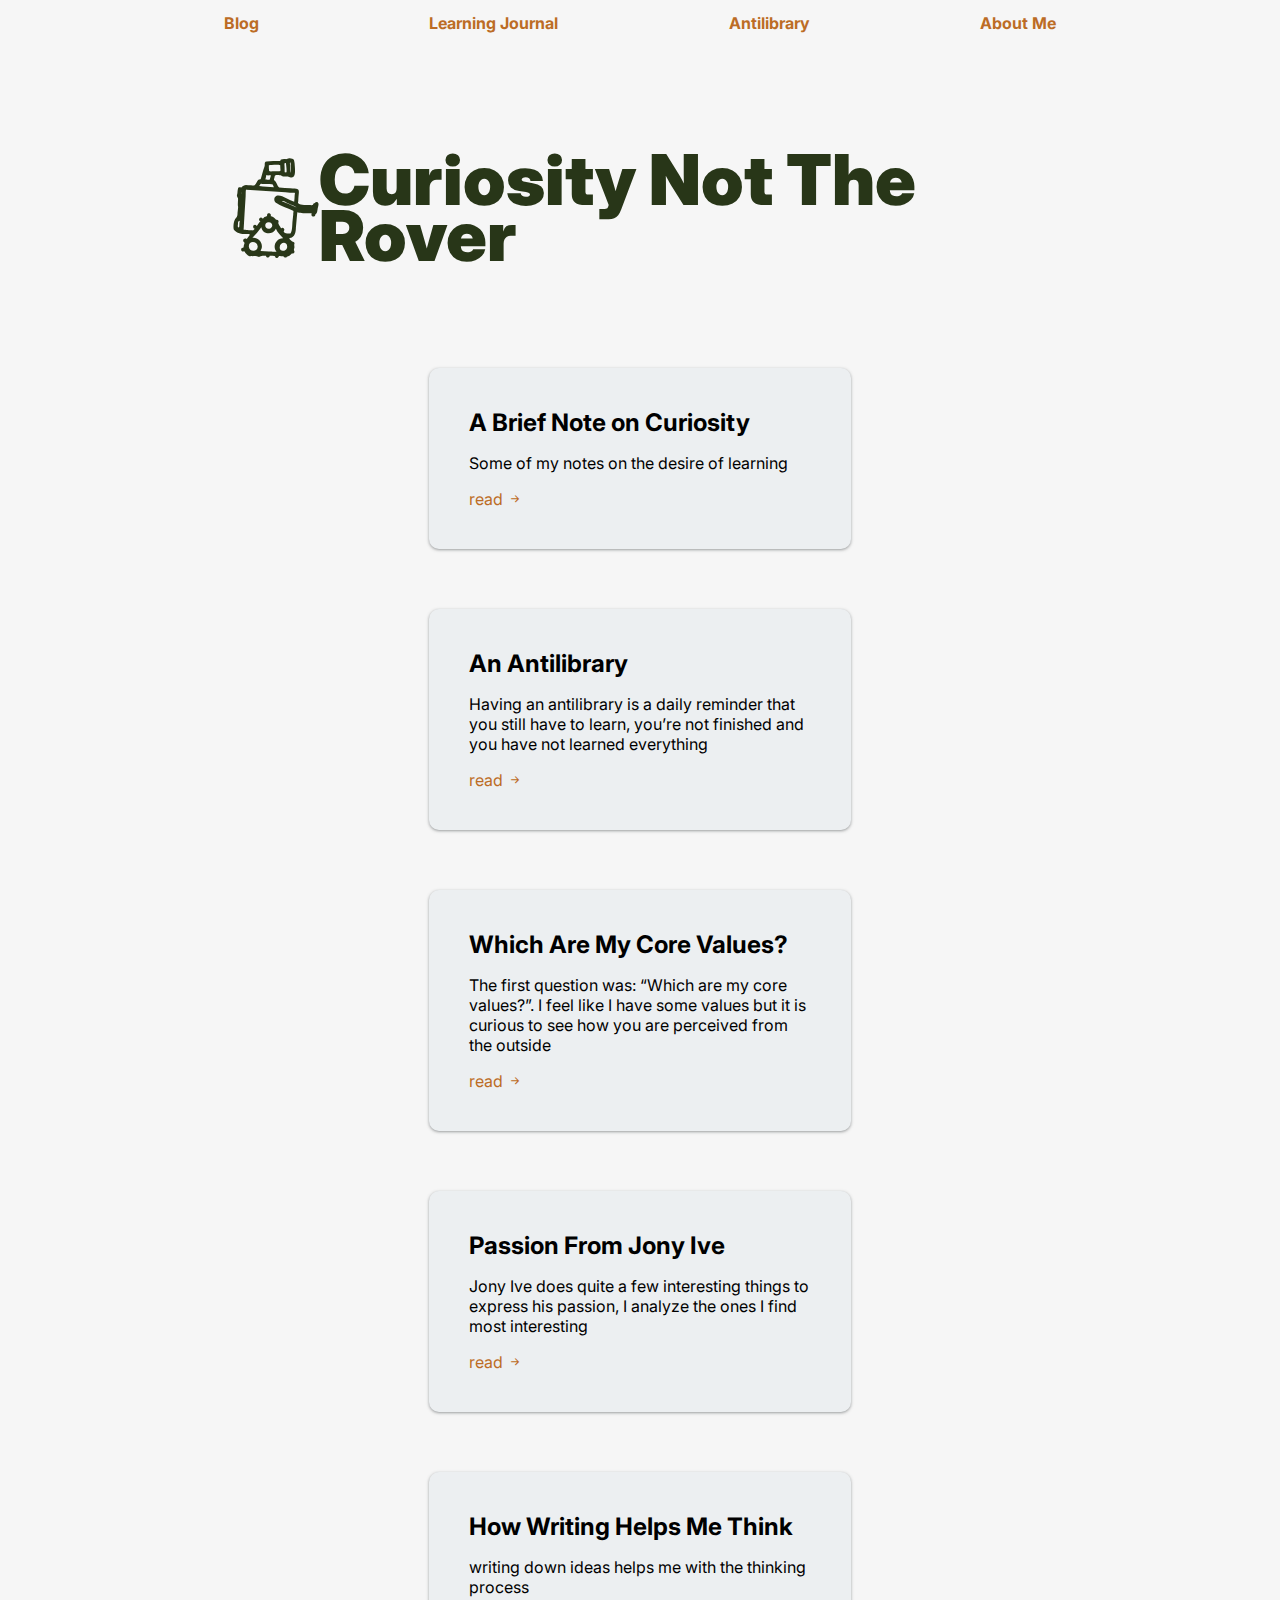
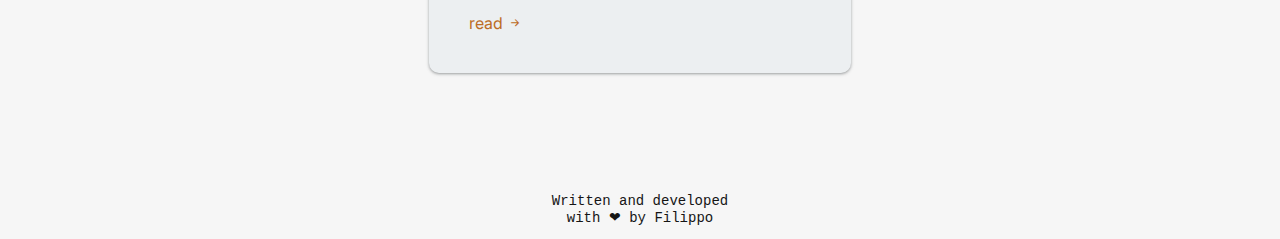
<file: index.html>
<!DOCTYPE html>

<html>

<head>
<!-- Google tag (gtag.js) -->
<script async src="https://www.googletagmanager.com/gtag/js?id=G-QFLF9XNMZB"></script>
<script>
  window.dataLayer = window.dataLayer || [];
  function gtag(){dataLayer.push(arguments);}
  gtag('js', new Date());

  gtag('config', 'G-QFLF9XNMZB');
</script>


  <meta charset="UTF-8">
	<meta name="viewport" content="width=device-width, initial-scale=1">

  <link rel="stylesheet" href="./CSS/stileNav.css">
	<link rel="stylesheet" href="./CSS/stile.css">

  <title>Blog</title>
	<link rel="icon" type="image/x-icon" href="./Media/logo.svg">
</head>


<body>

<div class="main">
    <div class="navbar" id="nav">
    <!--<a href="./">Blog</a>
    <a href="./learningJournal.html">Learning Journal</a>
    <a href="./antilibrary.html">Antilibrary</a>
    <a href="./about.html">About Me</a>
    -->
  </div>
  <div class="title">
		<img class="robotLeft" src="./Media/logoNew.svg" fill="currentColor" width="100px"/>
		Curiosity Not The Rover
		<!--<img class="robotDown" src="./img/robottinoBgreenWave.png"/>-->
	</div>
</div>
<script src="./JS/navbar.js"></script>

<div class="main" id="postscards">
<!--
  <div class="card">    
    <h4><b>
      Milestoning
    </b></h4>
		<p>
      A technique to implement the paradigm of "Preparing in Advance"
    </p>
    <p></p>
		<a id="coming" class="CTA" href="#"></a>
  </div>

  <div class="card">
    <h4><b>
      Preparing In Advance
    </b></h4>
		<p>
      Sharing personal experience
    </p>
    <p></p>
		<a id="coming" class="CTA" href="#"></a>
  </div>

  <div class="card">
    <h4><b>
      An Antilibrary
    </b></h4>
		<p>
      Having an antilibrary is a daily reminder that you still have to learn, you’re not finished and you have not learned everything
    </p>
    <p></p>
		<a id="read" class="CTA" href="Posts/antilibraryArticle.html"></a>
  </div>

  <div class="card">
    <h4><b>
      Which Are My Core Values?
    </b></h4>
		<p>
      The first question was: “Which are my core values?”. I feel like I have some values but it is curious to see how you are perceived from the outside
    </p>
    <p></p>
		<a id="read" class="CTA" href="Posts/whichAreMyCoreValues.html"></a>
  </div>

  <div class="card">
    <h4><b>
      Passion From Jony Ive
    </b></h4>
		<p>
      Jony Ive does quite a few interesting things to express his passion, I analyze the ones I find most interesting
    </p>
    <p></p>
		<a id="read" class="CTA" href="Posts/passionFromJonyIve.html"></a>
  </div>

  <div class="card">
    <h4><b>
      How Writing Helps Me Think
    </b></h4>
		<p>
      writing down ideas helps me with the thinking process
    </p>
    <p></p>
		<a id="read" class="CTA" href="Posts/howWritingHelpsMeThink.html"></a>
  </div>
-->
</div> 
<script src="./JS/posts.js"></script>

<div class="footer">
  <p>Written and developed<br>with &#10084; by Filippo</p>
</div>


</body>
</html>
</file>
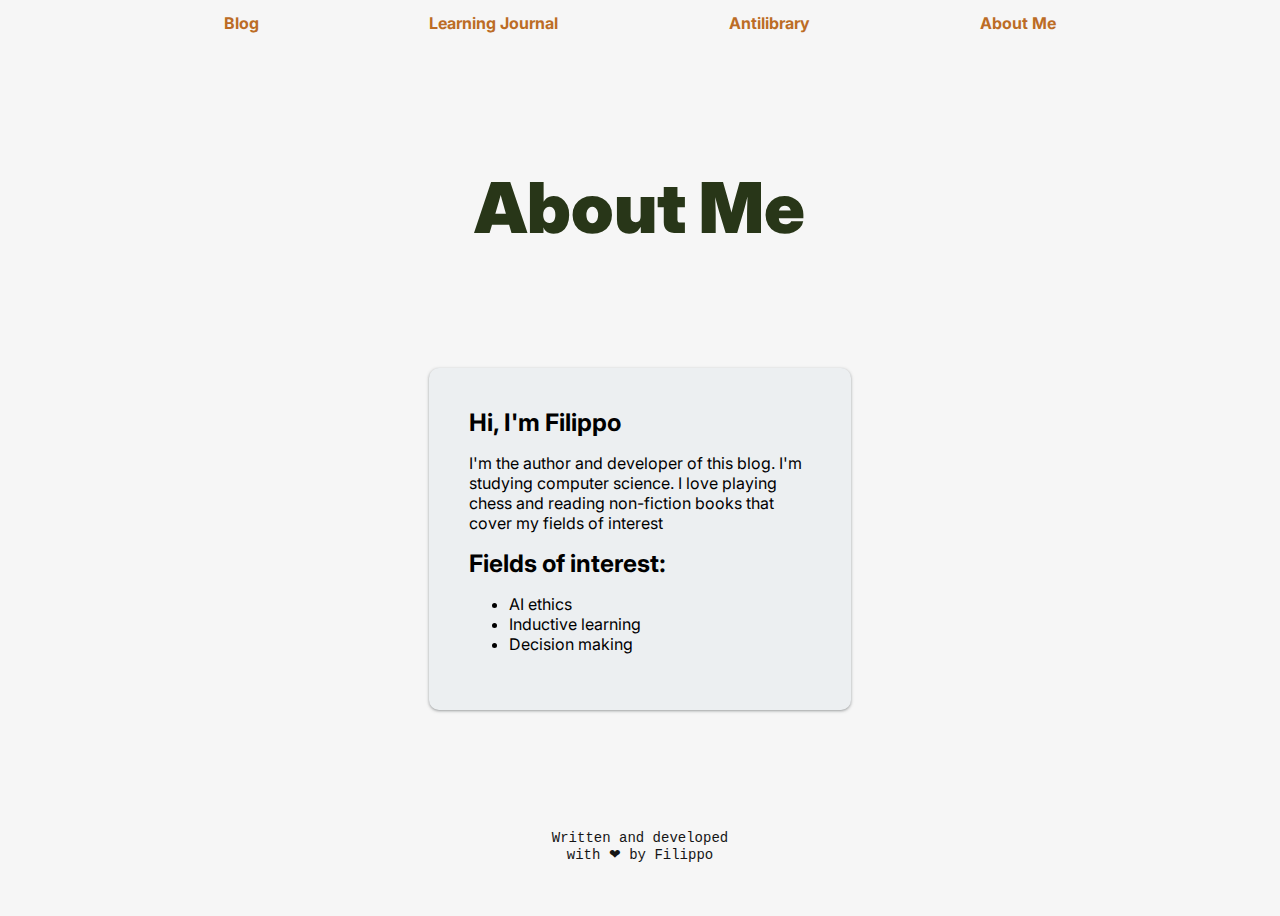
<file: about.html>
<!DOCTYPE html>

<html>

	<head>
		<!-- Google tag (gtag.js) -->
		<script async src="https://www.googletagmanager.com/gtag/js?id=G-QFLF9XNMZB"></script>
		<script>
		window.dataLayer = window.dataLayer || [];
		function gtag(){dataLayer.push(arguments);}
		gtag('js', new Date());

		gtag('config', 'G-QFLF9XNMZB');
		</script>

		<meta charset="UTF-8">
		<meta name="viewport" content="width=device-width, initial-scale=1">
		
		<link rel="stylesheet" href="./CSS/stileNav.css">
		<link rel="stylesheet" href="./CSS/stile.css">
		
		<title>About Me</title>
		<link rel="icon" type="image/x-icon" href="./Media/logo.svg">
	</head>


<body>

	<div class="main">
		<div class="navbar">
			<a href="./">Blog</a>
			<a href="./learningJournal.html">Learning Journal</a>
			<a href="./antilibrary.html">Antilibrary</a>
			<a href="./about.html">About Me</a>
		  </div>
		<div class="title">
			About Me
		</div>
	</div>

	<div class="main">
		<div class="card">
		<h4><b>
			Hi, I'm Filippo
		</b></h4>
		<p>
			I'm the author and developer of this blog. I'm studying computer science. I love playing chess and reading non-fiction books that cover my fields of interest
		</p>
		<p></p>
		<h4><b>
			Fields of interest:
		</b></h4>
		<p>
			<ul>
				<li>AI ethics</li>
				<li>Inductive learning</li>
				<li>Decision making</li>
			</ul>
		</p>
		</div>
	</div>

<div class="footer">
  <p>Written and developed<br>with &#10084; by Filippo</p>
</div>

</body>
</html>
</file>
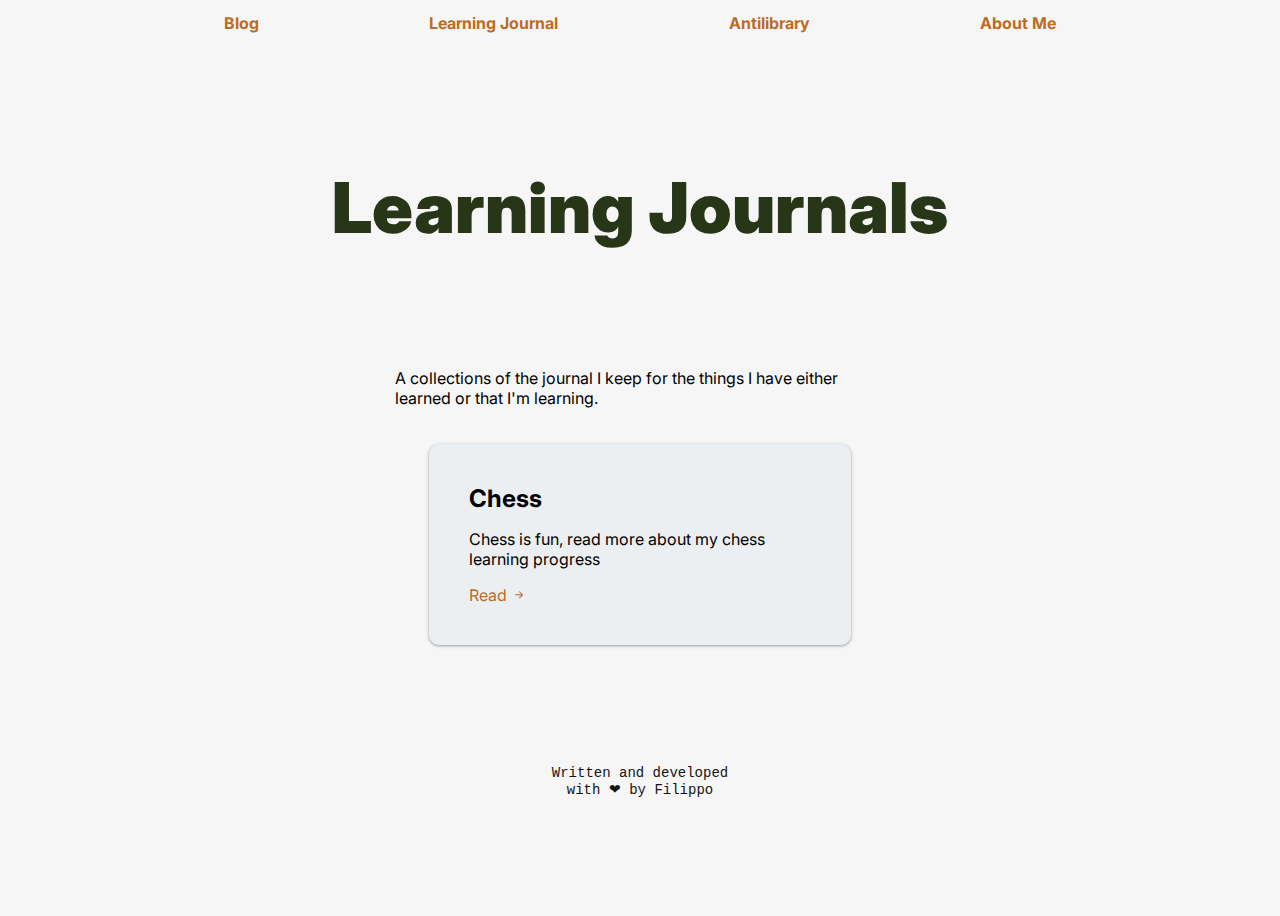
<file: learningJournal.html>
<!DOCTYPE html>

<html>

  <head>
    <!-- Google tag (gtag.js) -->
    <script async src="https://www.googletagmanager.com/gtag/js?id=G-QFLF9XNMZB"></script>
    <script>
      window.dataLayer = window.dataLayer || [];
      function gtag(){dataLayer.push(arguments);}
      gtag('js', new Date());

      gtag('config', 'G-QFLF9XNMZB');
    </script>

    <meta charset="UTF-8">
    <meta name="viewport" content="width=device-width, initial-scale=1">
    
    <link rel="stylesheet" href="./CSS/stileNav.css">
    <link rel="stylesheet" href="./CSS/stile.css">
    
    <title>Learning Journal</title>
    <link rel="icon" type="image/x-icon" href="./Media/logo.svg">
  </head>


<body>

<div class="main">
  <div class="navbar">
    <a href="./">Blog</a>
    <a href="./learningJournal.html">Learning Journal</a>
    <a href="./antilibrary.html">Antilibrary</a>
    <a href="./about.html">About Me</a>
  </div>
  <div class="title">
		Learning Journals
	</div>
</div>

  <div class="description">
    <p>A collections of the journal I keep for the things I have either learned or that I'm learning.</p>
    <br>
  </div>

<div class="main">
  
  <!--
  <div class="card">
    <h4><b>
    Competitive Programming
    </b></h4>
    <p>
    To improve my programming skills
    </p>
    <p></p>
    <a class="read-link" href="#">coming next</a>
  </div>

  <div class="card">
    <h4><b>
    UI/UX
    </b></h4>
    <p>
    To guarantee that the interactions with this blog are smooth
    </p>
    <p></p>
    <a class="read-link" href="#">coming next</a>
  </div>
-->

  <div class="card">
    <h4><b>
    Chess
    </b></h4>
    <p>
    Chess is fun, read more about my chess learning progress
    </p>
    <p></p>
    <a class="read-link" href="./Journals/ChessJournal.html" target="_blank">Read <i class="bi bi-arrow-right-short" fill="currentColor"></i></a>
  </div>

</div>
<!--
	<div class="card">
	<svg xmlns="http://www.w3.org/2000/svg" width="16" height="16" fill="currentColor" class="bi bi-folder" viewBox="0 0 16 16"> <path d="M.54 3.87.5 3a2 2 0 0 1 2-2h3.672a2 2 0 0 1 1.414.586l.828.828A2 2 0 0 0 9.828 3h3.982a2 2 0 0 1 1.992 2.181l-.637 7A2 2 0 0 1 13.174 14H2.826a2 2 0 0 1-1.991-1.819l-.637-7a1.99 1.99 0 0 1 .342-1.31zM2.19 4a1 1 0 0 0-.996 1.09l.637 7a1 1 0 0 0 .995.91h10.348a1 1 0 0 0 .995-.91l.637-7A1 1 0 0 0 13.81 4H2.19zm4.69-1.707A1 1 0 0 0 6.172 2H2.5a1 1 0 0 0-1 .981l.006.139C1.72 3.042 1.95 3 2.19 3h5.396l-.707-.707z"/> </svg>
	<h2>Leetcode</h2>
	<p>
        Coherently with my desire to become a software engineer I'm exercising in coding questions using a platform called leetcode. 
        <a href="#">
          explore (not active yet)
        </a>
        </p>
        </div>
        <div class="card">
	<svg xmlns="http://www.w3.org/2000/svg" width="16" height="16" fill="currentColor" class="bi bi-folder" viewBox="0 0 16 16"> <path d="M.54 3.87.5 3a2 2 0 0 1 2-2h3.672a2 2 0 0 1 1.414.586l.828.828A2 2 0 0 0 9.828 3h3.982a2 2 0 0 1 1.992 2.181l-.637 7A2 2 0 0 1 13.174 14H2.826a2 2 0 0 1-1.991-1.819l-.637-7a1.99 1.99 0 0 1 .342-1.31zM2.19 4a1 1 0 0 0-.996 1.09l.637 7a1 1 0 0 0 .995.91h10.348a1 1 0 0 0 .995-.91l.637-7A1 1 0 0 0 13.81 4H2.19zm4.69-1.707A1 1 0 0 0 6.172 2H2.5a1 1 0 0 0-1 .981l.006.139C1.72 3.042 1.95 3 2.19 3h5.396l-.707-.707z"/> </svg>
	<h2>UI/UX</h2>
	<p>
	People online navigate my blog and the projects I publish. I want the interaction to be smooth and to present my projects in the best way possible. That's why I'm learning basic principles of UI/UX.
        <a href="#">
          explore (not active yet)
        </a>
        </p>
        </div>
</div>
-->

<div class="footer">
  <p>Written and developed<br>with &#10084; by Filippo</p>
</div>


</body>
</html>
</file>
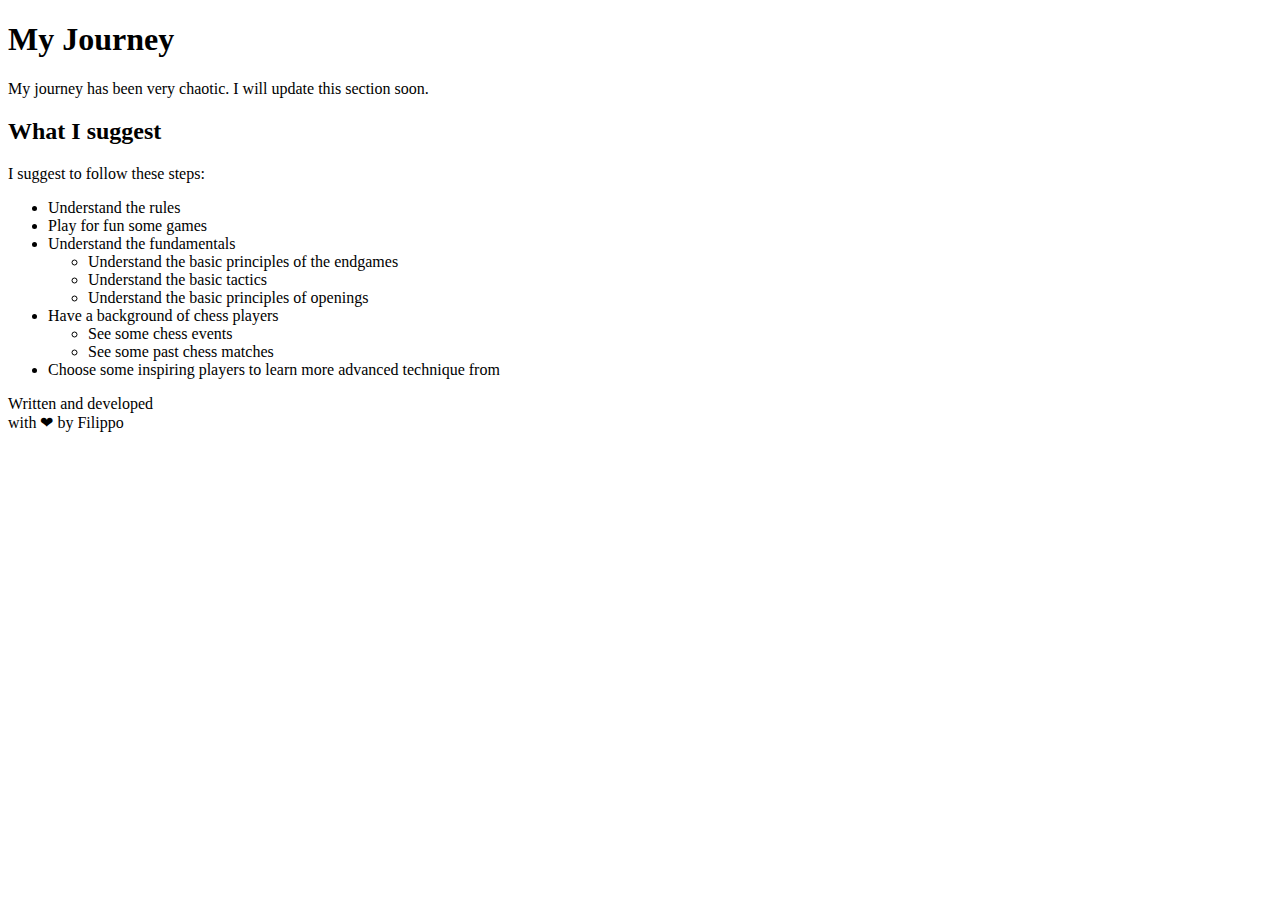
<file: Journals/ChessJournal.html>
<!DOCTYPE html>

<html>

	<head>
        <!-- Google tag (gtag.js) -->
        <script async src="https://www.googletagmanager.com/gtag/js?id=G-QFLF9XNMZB"></script>
        <script>
            window.dataLayer = window.dataLayer || [];
            function gtag(){dataLayer.push(arguments);}
            gtag('js', new Date());

            gtag('config', 'G-QFLF9XNMZB');
        </script>
        
		<meta charset="UTF-8">
		<meta name="viewport" content="width=device-width, initial-scale=1">
	  
		<link rel="stylesheet" href="http://www.curiositynottherover.com/CSS/stileNav.css">
		<link rel="stylesheet" href="http://www.curiositynottherover.com/CSS/stile.css">
	  
		<title>Journal: Chess</title>
		<link rel="icozn" type="image/x-icon" href="http://www.curiositynottherover.com/Media/logo.svg">
	</head>


<body>
    <h1>My Journey</h1>
    My journey has been very chaotic. I will update this section soon.

    <h2>What I suggest</h2>
    I suggest to follow these steps:
    <ul>
        <li>Understand the rules </li>
        <li>Play for fun some games </li>
        <li> Understand the fundamentals</li>
        <ul>
            <li>Understand the basic principles of the endgames</li>
            <li>Understand the basic tactics</li>
            <li>Understand the basic principles of openings</li>
        </ul>
        <li>Have a background of chess players</li>
        <ul>
            <li>See some chess events</li>
            <li>See some past chess matches</li>
        </ul>
        <li>Choose some inspiring players to learn more advanced technique from</li>
    </ul>

<div class="footer">
    <p>Written and developed<br>with &#10084; by Filippo</p>
</div>

</body>
</html>
</file>
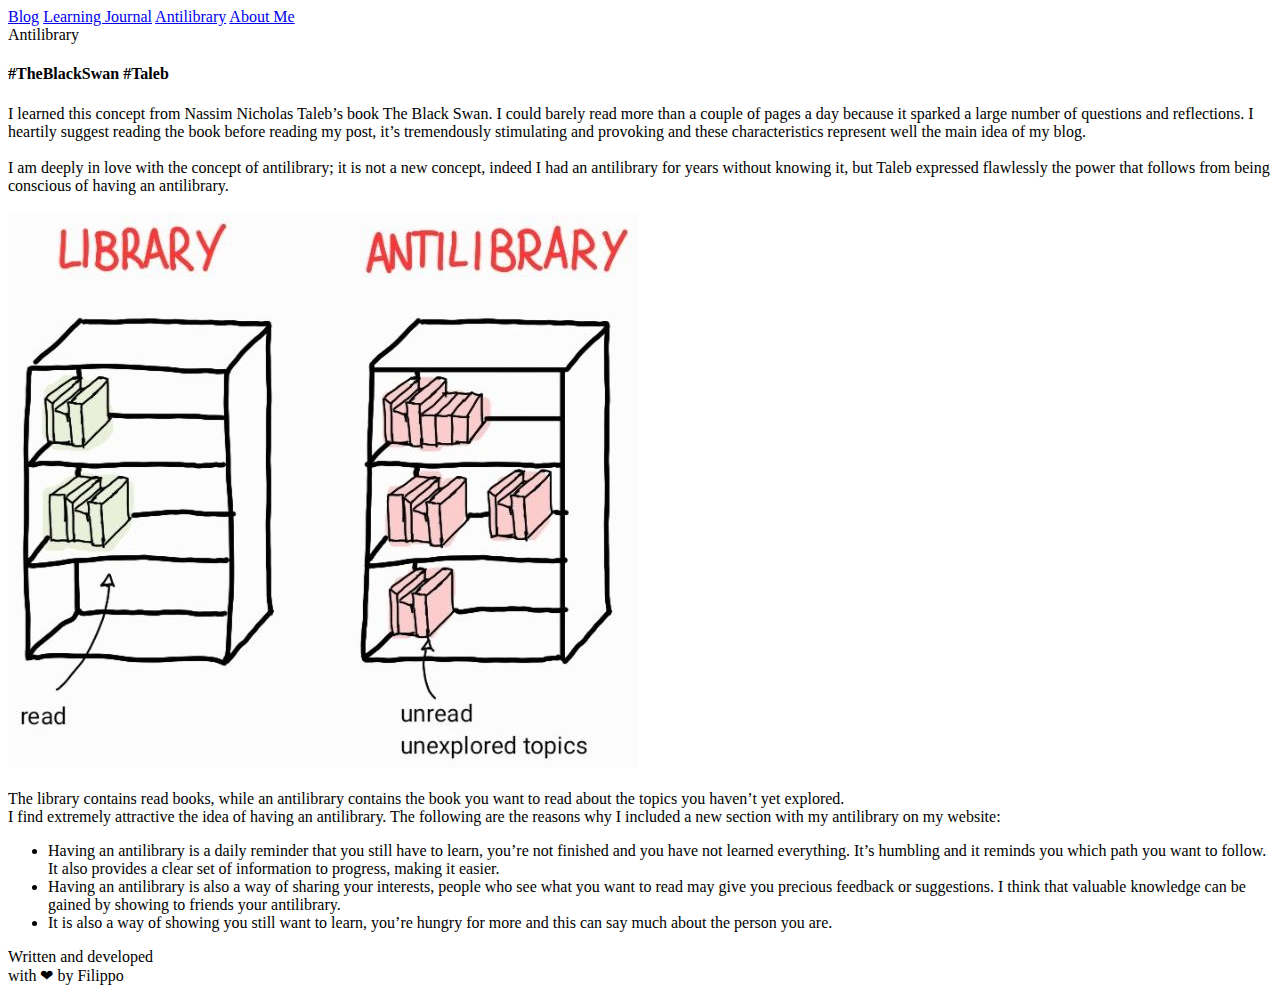
<file: Posts/antilibraryArticle.html>
<!DOCTYPE html>

<html>

<head>
	<!-- Google tag (gtag.js) -->
	<script async src="https://www.googletagmanager.com/gtag/js?id=G-QFLF9XNMZB"></script>
	<script>
		window.dataLayer = window.dataLayer || [];
		function gtag(){dataLayer.push(arguments);}
		gtag('js', new Date());

		gtag('config', 'G-QFLF9XNMZB');
	</script>

	<meta charset="UTF-8">
	<meta name="viewport" content="width=device-width, initial-scale=1">
	
	<link rel="stylesheet" href="https://www.curiositynottherover.com/CSS/stile.css">
	<link rel="stylesheet" href="https://www.curiositynottherover.com/CSS/stileNav.css">

	<title>Post: Antilibrary</title>
	<link rel="icon" type="image/x-icon" href="https://www.curiositynottherover.com/Media/logo.svg">
</head>


<body>

	<div class="main">
		<div class="navbar">
			<a href="https://www.curiositynottherover.com/">Blog</a>
			<a href="https://www.curiositynottherover.com/learningJournal.html">Learning Journal</a>
			<a href="https://www.curiositynottherover.com/antilibrary.html">Antilibrary</a>
			<a href="https://www.curiositynottherover.com/about.html">About Me</a>
		</div>
		<div class="title">
			Antilibrary
		</div>
	</div>

	<div class="main">
		<div class="card">
			<h4><b> #TheBlackSwan #Taleb </b></h4>
			<p>
				I learned this concept from Nassim Nicholas Taleb’s book The Black Swan.
				I could barely read more than a couple of pages a day because it sparked a large number of questions and reflections. I heartily suggest reading the book before reading my post, it’s tremendously stimulating and provoking and these characteristics represent well the main idea of my blog.
				<br><br>
				I am deeply in love with the concept of antilibrary; it is not a new concept, indeed I had an antilibrary for years without knowing it, but Taleb expressed flawlessly the power that follows from being conscious of having an antilibrary.
				<br><br>
				<img class="image" src="./PostImages/Antilibrary/example.jpg" alt="antilibrary image example">
				<br><br>
				The library contains read books, while an antilibrary contains the book you want to read about the topics you haven’t yet explored.<br>
				I find extremely attractive the idea of having an antilibrary. The following are the reasons why I included a new section with my antilibrary on my website:
				<ul>
					<li>Having an antilibrary is a daily reminder that you still have to learn, you’re not finished and you have not learned everything. It’s humbling and it reminds you which path you want to follow. It also provides a clear set of information to progress, making it easier.</li>
					<li>Having an antilibrary is also a way of sharing your interests, people who see what you want to read may give you precious feedback or suggestions. I think that valuable knowledge can be gained by showing to friends your antilibrary.</li>
					<li>It is also a way of showing you still want to learn, you’re hungry for more and this can say much about the person you are.</li>
				</ul>
			</p>
		</div>
	</div>


<div class="footer">
  <p>Written and developed<br>with &#10084; by Filippo</p>
</div>

</body>
</html>
</file>
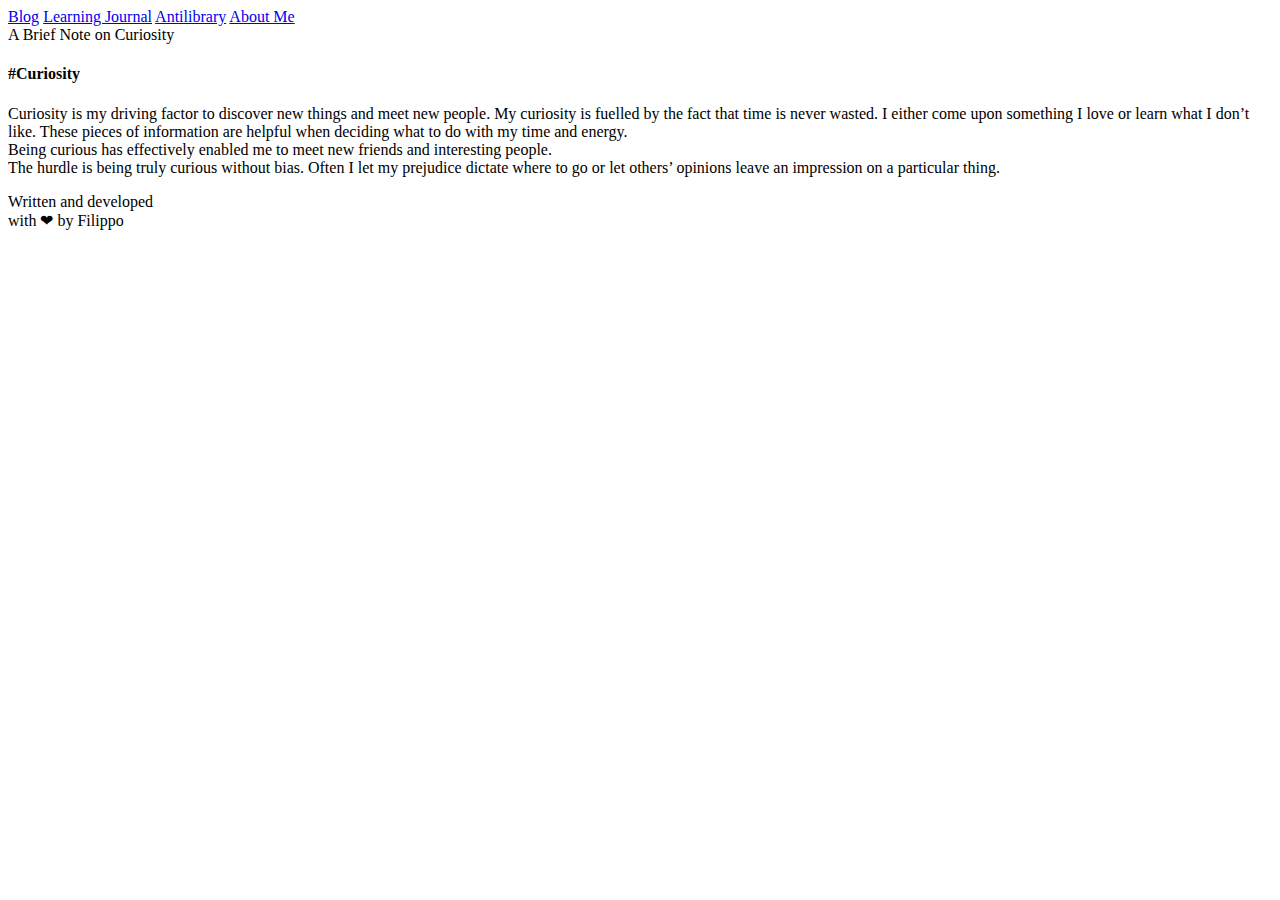
<file: Posts/briefNoteOnCuriosity.html>
<!DOCTYPE html>

<html>

<head>
	<!-- Google tag (gtag.js) -->
	<script async src="https://www.googletagmanager.com/gtag/js?id=G-QFLF9XNMZB"></script>
	<script>
		window.dataLayer = window.dataLayer || [];
		function gtag(){dataLayer.push(arguments);}
		gtag('js', new Date());

		gtag('config', 'G-QFLF9XNMZB');
	</script>

	<meta charset="UTF-8">
	<meta name="viewport" content="width=device-width, initial-scale=1">
	
	<link rel="stylesheet" href="https://www.curiositynottherover.com/CSS/stile.css">
	<link rel="stylesheet" href="https://www.curiositynottherover.com/CSS/stileNav.css">

	<title>Post: Brief Note On Curiosity</title>
	<link rel="icon" type="image/x-icon" href="https://www.curiositynottherover.com/Media/logo.svg">
</head>


<body>

	<div class="main">
		<div class="navbar">
			<a href="https://www.curiositynottherover.com/">Blog</a>
			<a href="https://www.curiositynottherover.com/learningJournal.html">Learning Journal</a>
			<a href="https://www.curiositynottherover.com/antilibrary.html">Antilibrary</a>
			<a href="https://www.curiositynottherover.com/about.html">About Me</a>
		</div>
		<div class="title">
			A Brief Note on Curiosity
		</div>
	</div>

	<div class="main">
		<div class="card">
			<h4><b> #Curiosity </b></h4>
			<p>
				Curiosity is my driving factor to discover new things and meet new people.
				My curiosity is fuelled by the fact that time is never wasted. I either come upon something I love or learn what I don’t like.
				These pieces of information are helpful when deciding what to do with my time and energy.
				<br>
				Being curious has effectively enabled me to meet new friends and interesting people.
				<br>
				The hurdle is being truly curious without bias. Often I let my prejudice dictate where to go or let others’ opinions leave an impression on a particular thing.
			</p>
		</div>
	</div>


<div class="footer">
  <p>Written and developed<br>with &#10084; by Filippo</p>
</div>

</body>
</html>
</file>
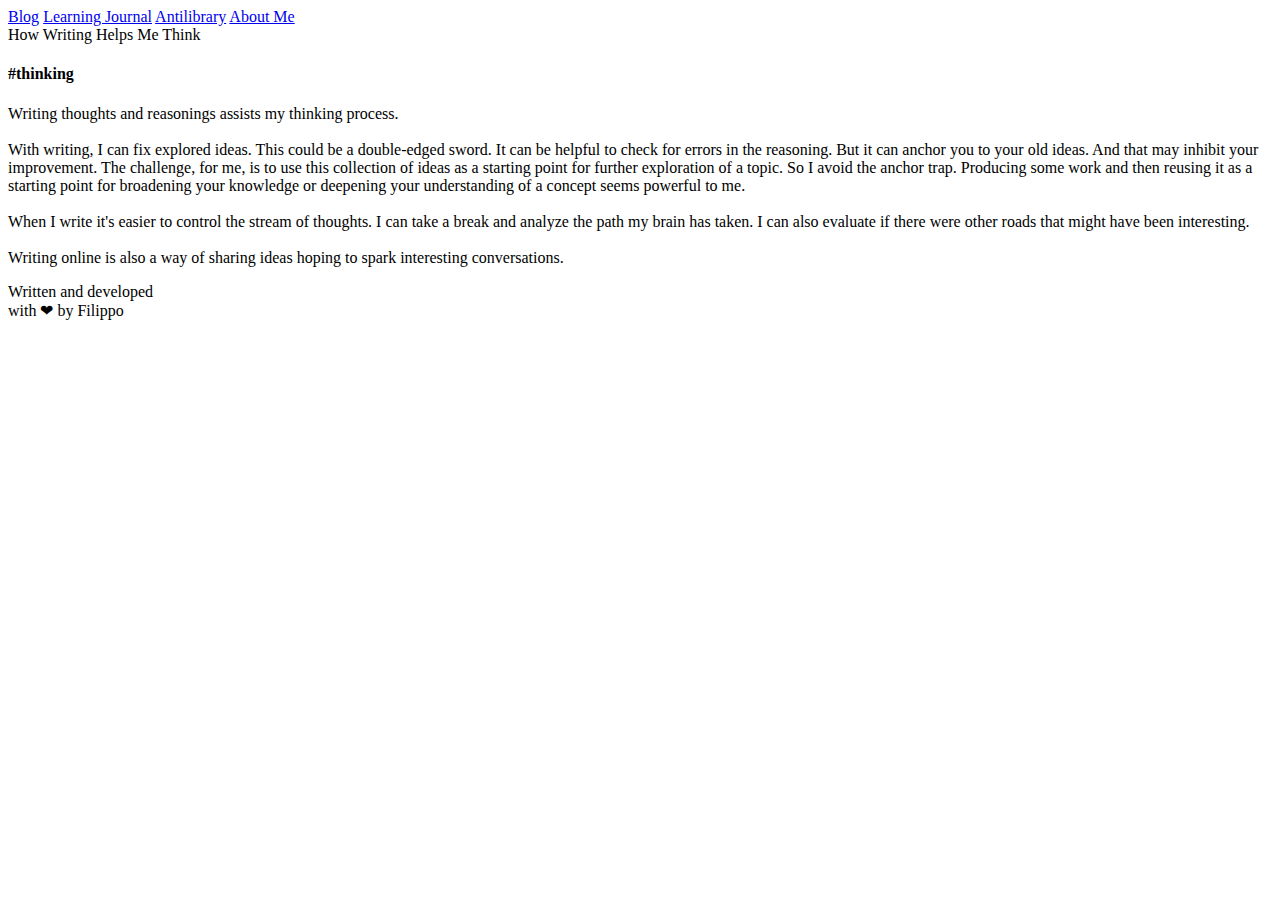
<file: Posts/howWritingHelpsMeThink.html>
<!DOCTYPE html>

<html>

	<head>
		<!-- Google tag (gtag.js) -->
		<script async src="https://www.googletagmanager.com/gtag/js?id=G-QFLF9XNMZB"></script>
		<script>
			window.dataLayer = window.dataLayer || [];
			function gtag(){dataLayer.push(arguments);}
			gtag('js', new Date());

			gtag('config', 'G-QFLF9XNMZB');
		</script>

		<meta charset="UTF-8">
		<meta name="viewport" content="width=device-width, initial-scale=1">
	  
		<link rel="stylesheet" href="http://www.curiositynottherover.com/CSS/stileNav.css">
		<link rel="stylesheet" href="http://www.curiositynottherover.com/CSS/stile.css">
	  
		<title>Post: How Writing Helps Me Think</title>
		<link rel="icon" type="image/x-icon" href="http://www.curiositynottherover.com/Media/logo.svg">
	</head>


<body>

<div class="main">
	<div class="navbar">
		<a href="http://www.curiositynottherover.com">Blog</a>
		<a href="http://www.curiositynottherover.com/learningJournal.html">Learning Journal</a>
		<a href="http://www.curiositynottherover.com/antilibrary.html">Antilibrary</a>
		<a href="http://www.curiositynottherover.com/about.html">About Me</a>
	</div>
	<div class="title">
		How Writing Helps Me Think
	</div>
</div>

<div class="main">
	<div class="card">
		<h4><b> #thinking </b></h4>
		<p>
			Writing thoughts and reasonings assists my thinking process.
			<br><br>
			With writing, I can fix explored ideas. This could be a double-edged sword. It can be helpful to check for errors in the reasoning. But it can anchor you to your old ideas. And that may inhibit your improvement.
			The challenge, for me, is to use this collection of ideas as a starting point for further exploration of a topic. So I avoid the anchor trap. Producing some work and then reusing it as a starting point for broadening your knowledge or deepening your understanding of a concept seems powerful to me.
			<br><br>
			When I write it's easier to control the stream of thoughts. 
			I can take a break and analyze the path my brain has taken. I can also evaluate if there were other roads that might have been interesting.
			<br><br>
			Writing online is also a way of sharing ideas hoping to spark interesting conversations.
		</p>
	</div>
</div>



<div class="footer">
  <p>Written and developed<br>with &#10084; by Filippo</p>
</div>

</body>
</html>
</file>
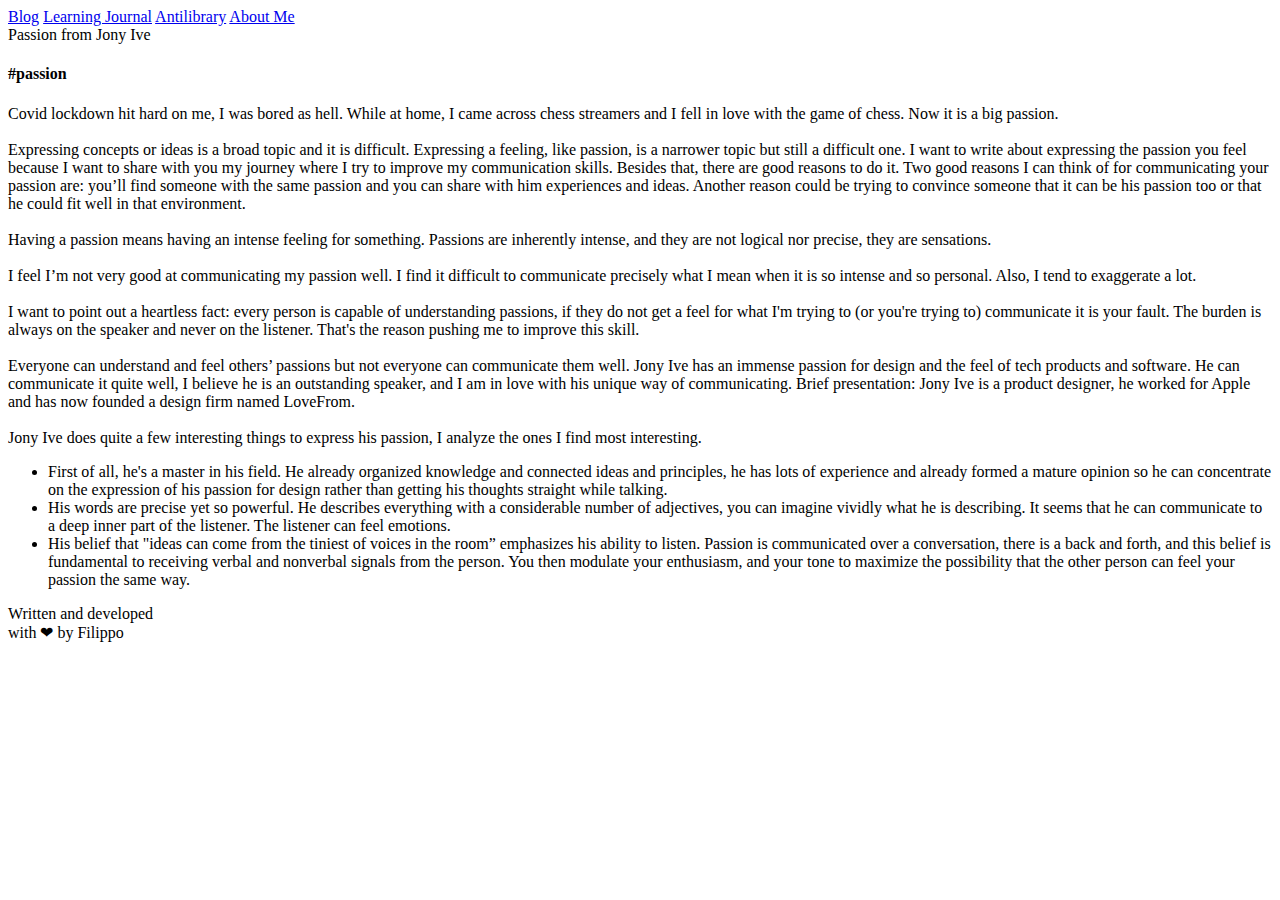
<file: Posts/passionFromJonyIve.html>
<!DOCTYPE html>

<html>

<head>
	<!-- Google tag (gtag.js) -->
	<script async src="https://www.googletagmanager.com/gtag/js?id=G-QFLF9XNMZB"></script>
	<script>
		window.dataLayer = window.dataLayer || [];
		function gtag(){dataLayer.push(arguments);}
		gtag('js', new Date());

		gtag('config', 'G-QFLF9XNMZB');
	</script>

	<meta charset="UTF-8">
	<meta name="viewport" content="width=device-width, initial-scale=1">
  
	<link rel="stylesheet" href="http://www.curiositynottherover.com/CSS/stileNav.css">
	<link rel="stylesheet" href="http://www.curiositynottherover.com/CSS/stile.css">
  
	<title>Post: Passion from Jony Ive</title>
	<link rel="icon" type="image/x-icon" href="http://www.curiositynottherover.com/Media/logo.svg">
</head>


<body>

<div class="main">
	<div class="navbar">
		<a href="http://www.curiositynottherover.com">Blog</a>
		<a href="http://www.curiositynottherover.com/learningJournal.html">Learning Journal</a>
		<a href="http://www.curiositynottherover.com/antilibrary.html">Antilibrary</a>
		<a href="http://www.curiositynottherover.com/about.html">About Me</a>
	</div>
	<div class="title">
		Passion from Jony Ive
	</div>
</div>
	
<div class="main">
	<div class="card">
		<h4><b> #passion </b></h4>
		<p>
			Covid lockdown hit hard on me, I was bored as hell. While at home, I came across chess streamers and I fell in love with the game of chess. Now it is a big passion.
			<br><br>
			Expressing concepts or ideas is a broad topic and it is difficult. Expressing a feeling, like passion, is a narrower topic but still a difficult one. I want to write about expressing the passion you feel because I want to share with you my journey where I try to improve my communication skills. Besides that, there are good reasons to do it. Two good reasons I can think of for communicating your passion are: you’ll find someone with the same passion and you can share with him experiences and ideas. Another reason could be trying to convince someone that it can be his passion too or that he could fit well in that environment.
			<br><br>
			Having a passion means having an intense feeling for something. Passions are inherently intense, and they are not logical nor precise, they are sensations.
			<br><br>
			I feel I’m not very good at communicating my passion well. I find it difficult to communicate precisely what I mean when it is so intense and so personal. Also, I tend to exaggerate a lot.
			<br><br>
			I want to point out a heartless fact: every person is capable of understanding passions, if they do not get a feel for what I'm trying to (or you're trying to) communicate it is your fault. The burden is always on the speaker and never on the listener. That's the reason pushing me to improve this skill.
			<br><br>
			Everyone can understand and feel others’ passions but not everyone can communicate them well. Jony Ive has an immense passion for design and the feel of tech products and software. He can communicate it quite well, I believe he is an outstanding speaker, and I am in love with his unique way of communicating. Brief presentation: Jony Ive is a product designer, he worked for Apple and has now founded a design firm named LoveFrom.
			<br><br>
			Jony Ive does quite a few interesting things to express his passion, I analyze the ones I find most interesting.
			<ul>
				<li>First of all, he's a master in his field. He already organized knowledge and connected ideas and principles, he has lots of experience and already formed a mature opinion so he can concentrate on the expression of his passion for design rather than getting his thoughts straight while talking.</li>
				<li>His words are precise yet so powerful. He describes everything with a considerable number of adjectives, you can imagine vividly what he is describing. It seems that he can communicate to a deep inner part of the listener. The listener can feel emotions.</li>
				<li>His belief that "ideas can come from the tiniest of voices in the room” emphasizes his ability to listen. Passion is communicated over a conversation, there is a back and forth, and this belief is fundamental to receiving verbal and nonverbal signals from the person. You then modulate your enthusiasm, and your tone to maximize the possibility that the other person can feel your passion the same way.</li>
			</ul>
		</p>
	</div>
</div>


<div class="footer">
  <p>Written and developed<br>with &#10084; by Filippo</p>
</div>

</body>
</html>
</file>
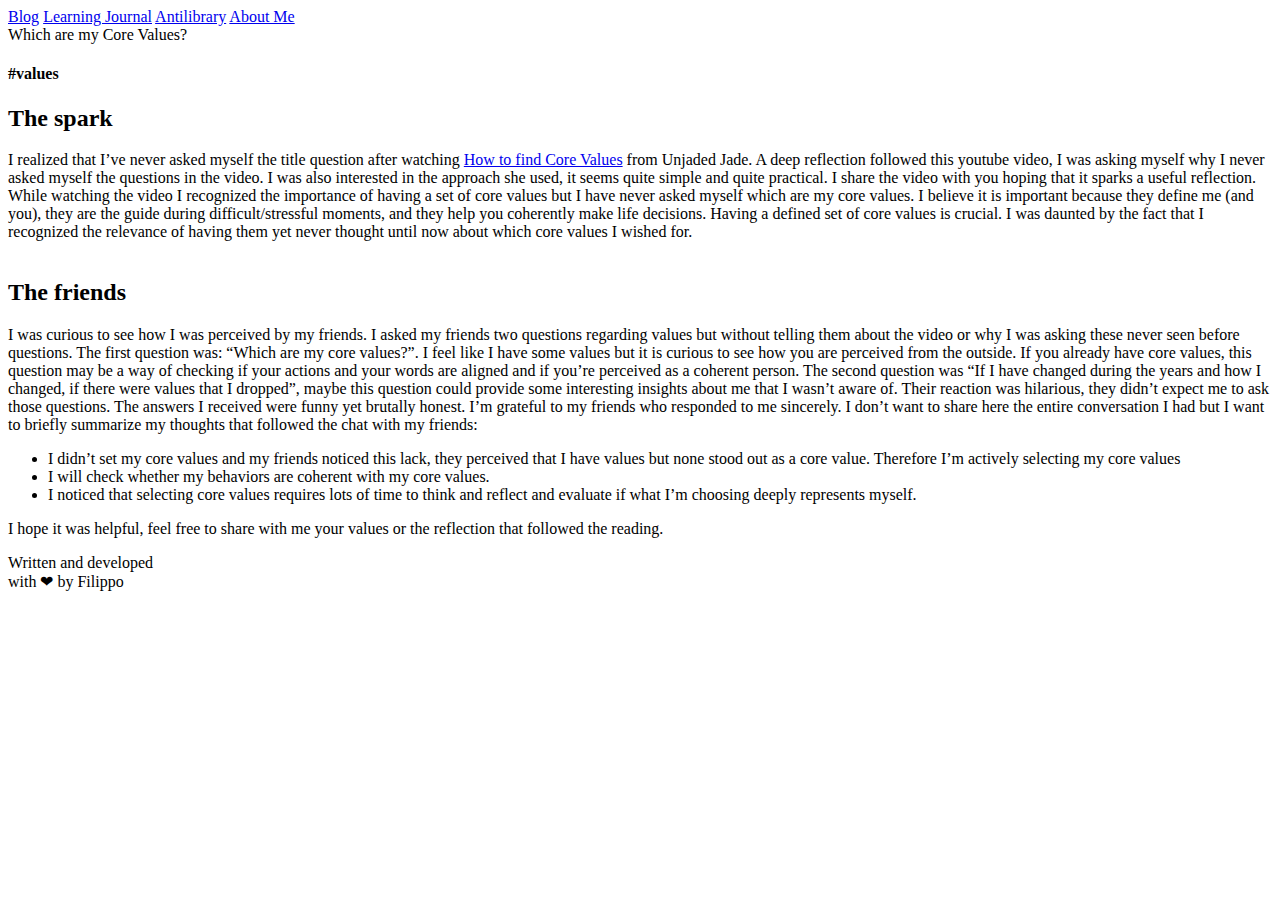
<file: Posts/whichAreMyCoreValues.html>
<!DOCTYPE html>

<html>

	<head>
		<!-- Google tag (gtag.js) -->
		<script async src="https://www.googletagmanager.com/gtag/js?id=G-QFLF9XNMZB"></script>
		<script>
			window.dataLayer = window.dataLayer || [];
			function gtag(){dataLayer.push(arguments);}
			gtag('js', new Date());

			gtag('config', 'G-QFLF9XNMZB');
		</script>

		<meta charset="UTF-8">
		<meta name="viewport" content="width=device-width, initial-scale=1">
	  
		<link rel="stylesheet" href="https://www.curiositynottherover.com/CSS/stile.css">
	<link rel="stylesheet" href="https://www.curiositynottherover.com/CSS/stileNav.css">

	<title>Post: Which are my Core Values</title>
	<link rel="icon" type="image/x-icon" href="https://www.curiositynottherover.com/Media/logo.svg">
	  </head>


<body>

	<div class="main">
		<div class="navbar">
			<a href="https://www.curiositynottherover.com/">Blog</a>
			<a href="https://www.curiositynottherover.com/learningJournal.html">Learning Journal</a>
			<a href="https://www.curiositynottherover.com/antilibrary.html">Antilibrary</a>
			<a href="https://www.curiositynottherover.com/about.html">About Me</a>
		</div>
		<div class="title">
			Which are my Core Values?
		</div>
	</div>
	
	<div class="main">
		<div class="card">
			<h4><b> #values </b></h4>
			<p>
				<h2>The spark</h2>
				I realized that I’ve never asked myself the title question after watching <a href="https://www.youtube.com/watch?v=391pG_E1wpU" target="_blank">How to find Core Values</a> from Unjaded Jade. A deep reflection followed this youtube video, I was asking myself why I never asked myself the questions in the video. I was also interested in the approach she used, it seems quite simple and quite practical.
				I share the video with you hoping that it sparks a useful reflection.
				While watching the video I recognized the importance of having a set of core values but I have never asked myself which are my core values. I believe it is important because they define me (and you), they are the guide during difficult/stressful moments, and they help you coherently make life decisions. Having a defined set of core values is crucial. I was daunted by the fact that I recognized the relevance of having them yet never thought until now about which core values I wished for.
				<br><br>
				<h2>The friends</h2>
				I was curious to see how I was perceived by my friends. I asked my friends two questions regarding values but without telling them about the video or why I was asking these never seen before questions.
				The first question was: “Which are my core values?”. I feel like I have some values but it is curious to see how you are perceived from the outside. If you already have core values, this question may be a way of checking if your actions and your words are aligned and if you’re perceived as a coherent person. The second question was “If I have changed during the years and how I changed, if there were values that I dropped”, maybe this question could provide some interesting insights about me that I wasn’t aware of.
				Their reaction was hilarious, they didn’t expect me to ask those questions. The answers I received were funny yet brutally honest. I’m grateful to my friends who responded to me sincerely.
				I don’t want to share here the entire conversation I had but I want to briefly summarize my thoughts that followed the chat with my friends:
				<ul>
					<li>I didn’t set my core values and my friends noticed this lack, they perceived that I have values but none stood out as a core value. Therefore I’m actively selecting my core values</li>
					<li>I will check whether my behaviors are coherent with my core values.</li>
					<li>I noticed that selecting core values requires lots of time to think and reflect and evaluate if what I’m choosing deeply represents myself.</li>
				</ul>
				I hope it was helpful, feel free to share with me your values or the reflection that followed the reading.
			</p>
		</div>
	</div>

</div>


<div class="footer">
  <p>Written and developed<br>with &#10084; by Filippo</p>
</div>

</body>
</html>
</file>
<file: CSS/stileNav.css>
@import "colorCoding.css";



.navbar{
	display: flex;
	flex-direction: row;
	justify-content: space-between;
	align-items: center;
	padding: 5px;
	height: fit-content;
	top: 0px;

	grid-column-start: 2;
	grid-column-end: 6;
	grid-row-start: 1;
	grid-row-end: 2;
	position: sticky;
	background-color: var(--bg-color);
}

.navbar a {
  color: var(--dark-brown);
  text-decoration: none; /*Do I want to make the section underlined?*/
  font-weight: 700;
}



@media screen and (max-width: 600px) {
	.navbar{
		grid-column-start: 1;
		grid-column-end: 7;
	}
}
</file>
<file: CSS/stile.css>
@import "colorCoding.css";
@import url('https://fonts.googleapis.com/css?family=Inter');
@import url('https://cdn.jsdelivr.net/npm/bootstrap-icons@1.5.0/font/bootstrap-icons.css');

/*Bootstrap Icons*/
@import url("https://cdn.jsdelivr.net/npm/bootstrap-icons@1.10.2/font/bootstrap-icons.css");

* {
  box-sizing: border-box;
}

:root {
  --mediumT: .3s;
  --longT: 1s;
}

html {
  scrollbar-color: var(--dark-grey) var(--white);
}

/* Add a gray background color with some padding */
body {
  background: var(--bg-color);
  color: var(--black);
  max-width: 3000px;
  min-height: 100vh;

  font-family: 'Inter';
}

.main{
	width: 100%;
	max-width: 2000px;
	margin-bottom: 60px;

	display: grid;
	grid-template-columns: repeat(6, 1fr);
	grid-auto-rows: minmax(100px, auto);
}

.robotLeft{
	height: 3ex;
	filter: invert(15%) sepia(16%) saturate(1627%) hue-rotate(46deg) brightness(100%) contrast(88%);
}
@media (prefers-color-scheme: dark){
	.robotLeft{
		filter: invert(36%) sepia(52%) saturate(371%) hue-rotate(33deg) brightness(95%) contrast(87%);	
	}
  }

  /*
.robotDown{
	display: none;
}
*/

.title{
	display: flex;
	align-items: center;
	justify-content: center;
	/*text-align: center;*/

	font-size: 70px;
	font-weight: 1000;
	line-height: 80%;
	color: var(--dark-green);
	
	grid-column-start: 2;
	grid-column-end: 6;
	grid-row-start: 2;
	grid-row-end: 4;
}


.card{
	background-color: var(--card-color);
	border-radius: 10px;
	box-shadow: rgba(60, 64, 67, 0.3) 0px 1px 2px 0px, rgba(60, 64, 67, 0.15) 0px 1px 3px 1px;
	
  	grid-column-start: 3;
  	grid-column-end: 5;
  
	padding: 40px;
  	margin-bottom: 60px;
}


h4 {
  margin-top: 0;
  margin-bottom: .5rem;
  
  font-size: calc(1.275rem + .3vw);
  font-weight: 500;
  line-height: 1.2;
}

.CTA{
	font-size: calc(8px + 1vh);
	font-weight: 500;
	text-decoration: none;
	color: var(--white);
	background-color: var(--dark-brown);
	padding-top: 8px;
	padding-bottom: 8px;
	padding-left: 30px;
	padding-right: 30px;
	border: none;
	border-radius: calc(16px + 0.5vh);
	cursor: pointer;
	transition: transform;
	transition-duration: var(--mediumT);
}

.read-link {
	color: var(--dark-brown);
	text-decoration: none;
}

.read-link:hover {
	text-decoration: underline;
}

/* Footer */
.footer {
  margin-top: 50px;
  text-align: center;
  font-size: 14px;
  color: var(--dark-grey);
  font-family: 'Roboto Mono', monospace;
}

.books{
	font-family: 'Inter';

	border-radius: 10px;
	min-width: 100px;
	max-width: 500px;
	height: min-content;
	
	display: flex;
	
	margin-bottom: 60px;
	margin-left: auto;
	margin-right: auto;
}

.books:hover{
	background-color: var(--card-color);
}

.books .bookCover {
	width: min-content;
}

.books .bookCover .cover {
	width: 150px;
}

.books .content {
	width: auto;
	padding: 5%;
}

.image {
	max-width: 500px;
	width: 100%;
}

.description {
	max-width: 500px;
	
	margin-left: auto;
	margin-right: auto;

	padding-left: 5px;
	padding-right: 5px;

}


/* Responsive layout */
@media screen and (max-width: 600px) {
	.card{
		grid-column-start: 1;
  		grid-column-end: 7;
	}
	.title{
		text-align: center;
		grid-column-start: 1;
		grid-column-end: 7;
	}
	
	.robotLeft{
		display: none;
	}
	/*
	.robotDown{
		display: block;
		height: 2ex;
	}
	*/
  
}
</file>
